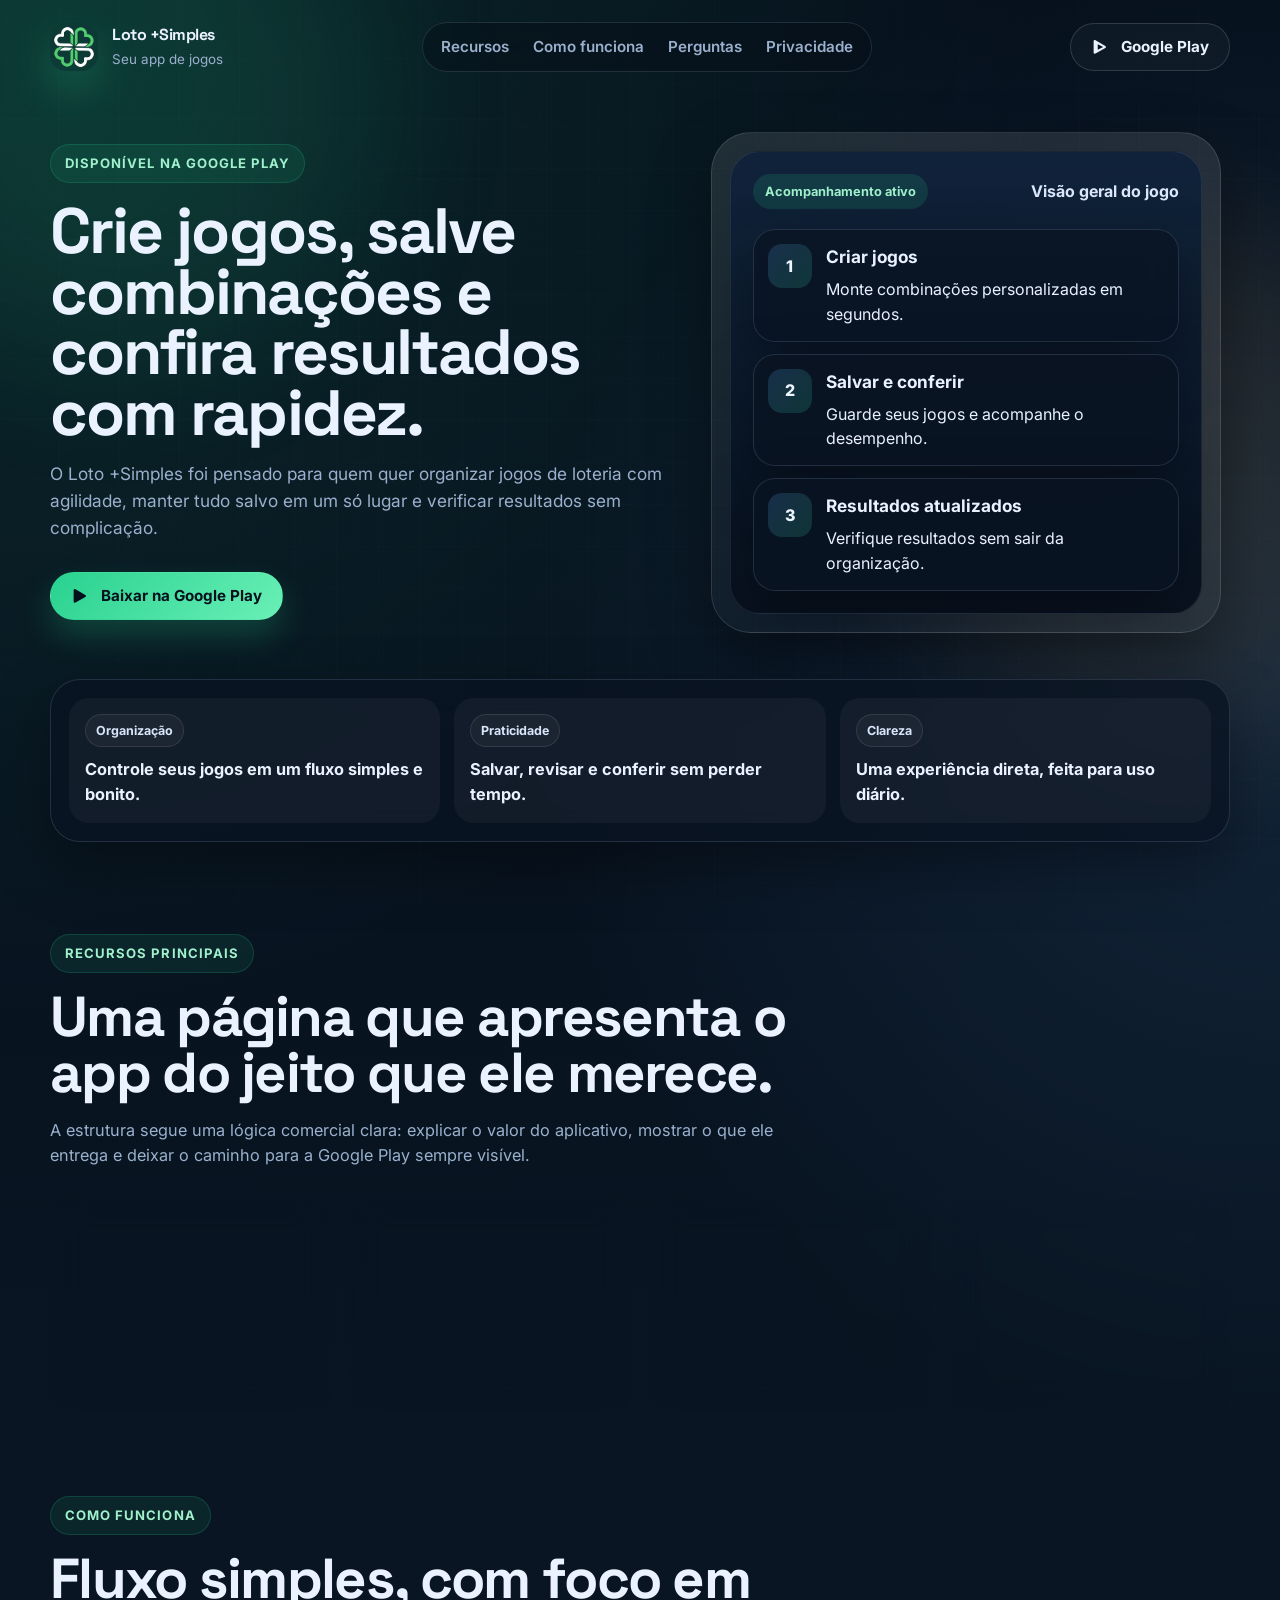
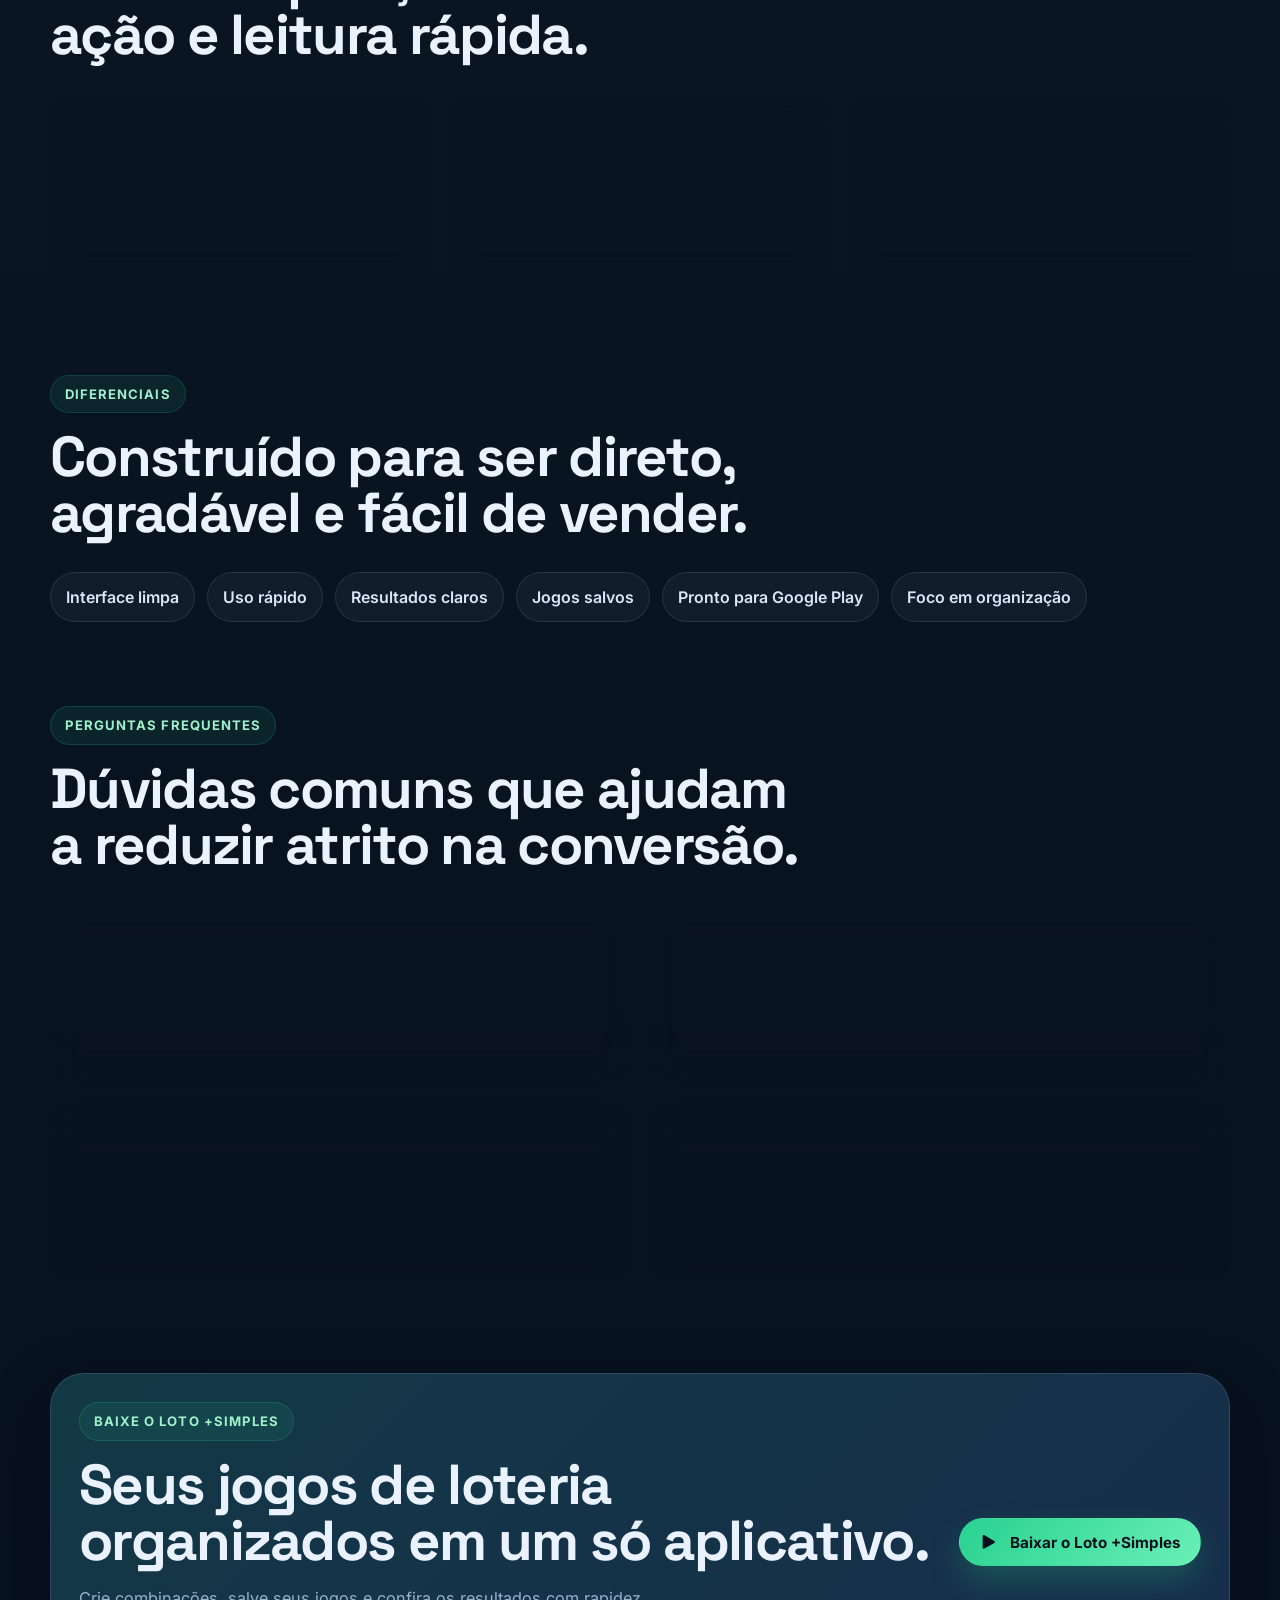
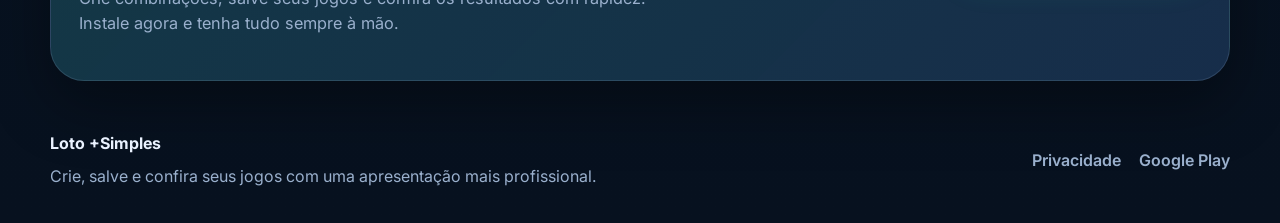
<file: index.html>
<!doctype html>
<html lang="pt-BR">

<head>
  <meta charset="UTF-8">
  <meta name="viewport" content="width=device-width, initial-scale=1.0">
  <meta name="description"
    content="Loto +Simples é o aplicativo mobile para criar jogos, salvar combinações, conferir seus palpites e acompanhar resultados com praticidade.">
  <meta name="theme-color" content="#08111f">
  <title>Loto +Simples | Crie, salve e confira seus jogos</title>
  <link rel="preconnect" href="https://fonts.googleapis.com">
  <link rel="preconnect" href="https://fonts.gstatic.com" crossorigin>
  <link
    href="https://fonts.googleapis.com/css2?family=Inter:wght@400;500;600;700;800&family=Space+Grotesk:wght@500;700&display=swap"
    rel="stylesheet">
  <link rel="stylesheet" href="styles.css">
</head>

<body>
  <div class="page-bg">
    <span class="blob blob-a" aria-hidden="true"></span>
    <span class="blob blob-b" aria-hidden="true"></span>
    <span class="grid-overlay" aria-hidden="true"></span>
  </div>

  <header class="topbar">
    <a class="brand" href="index.html" aria-label="Loto +Simples">
      <img class="brand-logo" src="assets/logo.png" alt="" aria-hidden="true">
      <span class="brand-text">
        <strong>Loto +Simples</strong>
        <small>Seu app de jogos</small>
      </span>
    </a>

    <nav class="nav">
      <a href="#recursos">Recursos</a>
      <a href="#como-funciona">Como funciona</a>
      <a href="#faq">Perguntas</a>
      <a href="politica-de-privacidade.html">Privacidade</a>
    </nav>

    <a class="button button-ghost button-store"
      href="https://play.google.com/store/apps/details?id=br.pimentel.lotosimples" target="_blank" rel="noreferrer">
      <svg class="store-icon" viewBox="0 0 24 24" aria-hidden="true">
        <path d="M3.5 4.5c0-1.3 1.4-2.1 2.5-1.5l13.1 7.5c1.1.6 1.1 2.2 0 2.8L6 20.8c-1.1.6-2.5-.2-2.5-1.5V4.5z"
          fill="currentColor" />
        <path d="M9 8.2l7.2 3.8L9 15.8V8.2z" fill="#08111f" />
      </svg>
      Google Play
    </a>
  </header>

  <main>
    <section class="hero">
      <div class="hero-copy reveal">
        <span class="eyebrow">Disponível na Google Play</span>
        <h1>Crie jogos, salve combinações e confira resultados com rapidez.</h1>
        <p>
          O Loto +Simples foi pensado para quem quer organizar jogos de loteria com
          agilidade, manter tudo salvo em um só lugar e verificar resultados sem complicação.
        </p>

        <div class="hero-actions">
          <a class="button button-primary button-store"
            href="https://play.google.com/store/apps/details?id=br.pimentel.lotosimples" target="_blank"
            rel="noreferrer">
            <svg class="store-icon" viewBox="0 0 24 24" aria-hidden="true">
              <path d="M3.5 4.5c0-1.3 1.4-2.1 2.5-1.5l13.1 7.5c1.1.6 1.1 2.2 0 2.8L6 20.8c-1.1.6-2.5-.2-2.5-1.5V4.5z"
                fill="currentColor" />
              <path d="M9 8.2l7.2 3.8L9 15.8V8.2z" fill="#08111f" />
            </svg>
            Baixar na Google Play
          </a>
        </div>
      </div>

      <div class="hero-showcase reveal">
        <div class="phone-card">
          <div class="phone-screen">
            <div class="screen-top">
              <span class="status-pill status-pill-live">Acompanhamento ativo</span>
              <span class="screen-title">Visão geral do jogo</span>
            </div>

            <div class="feature-list">
              <div class="feature-row">
                <span class="feature-icon">1</span>
                <div>
                  <strong>Criar jogos</strong>
                  <p>Monte combinações personalizadas em segundos.</p>
                </div>
              </div>
              <div class="feature-row">
                <span class="feature-icon">2</span>
                <div>
                  <strong>Salvar e conferir</strong>
                  <p>Guarde seus jogos e acompanhe o desempenho.</p>
                </div>
              </div>
              <div class="feature-row">
                <span class="feature-icon">3</span>
                <div>
                  <strong>Resultados atualizados</strong>
                  <p>Verifique resultados sem sair da organização.</p>
                </div>
              </div>
            </div>
          </div>
        </div>
      </div>
    </section>

    <section class="band reveal">
      <div>
        <span class="band-label">Organização</span>
        <strong>Controle seus jogos em um fluxo simples e bonito.</strong>
      </div>
      <div>
        <span class="band-label">Praticidade</span>
        <strong>Salvar, revisar e conferir sem perder tempo.</strong>
      </div>
      <div>
        <span class="band-label">Clareza</span>
        <strong>Uma experiência direta, feita para uso diário.</strong>
      </div>
    </section>

    <section id="recursos" class="section">
      <div class="section-heading reveal">
        <span class="eyebrow">Recursos principais</span>
        <h2>Uma página que apresenta o app do jeito que ele merece.</h2>
        <p>
          A estrutura segue uma lógica comercial clara: explicar o valor do aplicativo,
          mostrar o que ele entrega e deixar o caminho para a Google Play sempre visível.
        </p>
      </div>

      <div class="card-grid">
        <article class="info-card reveal">
          <span class="card-icon">✦</span>
          <h3>Criar jogos</h3>
          <p>Crie combinações com rapidez e mantenha o processo leve para o usuário.</p>
        </article>
        <article class="info-card reveal">
          <span class="card-icon">◌</span>
          <h3>Salvar jogos</h3>
          <p>Guarde seus palpites e volte a eles quando quiser, sem bagunça.</p>
        </article>
        <article class="info-card reveal">
          <span class="card-icon">⌁</span>
          <h3>Conferir palpites</h3>
          <p>Revise os jogos salvos e acompanhe o que já foi testado.</p>
        </article>
        <article class="info-card reveal">
          <span class="card-icon">◎</span>
          <h3>Resultados</h3>
          <p>Verifique os resultados e mantenha o histórico do usuário sempre atualizado.</p>
        </article>
      </div>
    </section>

    <section id="como-funciona" class="section section-alt">
      <div class="section-heading reveal">
        <span class="eyebrow">Como funciona</span>
        <h2>Fluxo simples, com foco em ação e leitura rápida.</h2>
      </div>

      <div class="steps">
        <article class="step reveal">
          <span class="step-number">01</span>
          <h3>Crie seu jogo</h3>
          <p>Monte uma combinação com a interface enxuta e sem distrações.</p>
        </article>
        <article class="step reveal">
          <span class="step-number">02</span>
          <h3>Salve para depois</h3>
          <p>Organize os jogos mais importantes e retome quando precisar conferir.</p>
        </article>
        <article class="step reveal">
          <span class="step-number">03</span>
          <h3>Confira os resultados</h3>
          <p>Revise os números e acompanhe a evolução dos seus jogos com praticidade.</p>
        </article>
      </div>
    </section>

    <section class="section">
      <div class="section-heading reveal">
        <span class="eyebrow">Diferenciais</span>
        <h2>Construído para ser direto, agradável e fácil de vender.</h2>
      </div>

      <div class="pill-row reveal" aria-label="Diferenciais do aplicativo">
        <span class="pill">Interface limpa</span>
        <span class="pill">Uso rápido</span>
        <span class="pill">Resultados claros</span>
        <span class="pill">Jogos salvos</span>
        <span class="pill">Pronto para Google Play</span>
        <span class="pill">Foco em organização</span>
      </div>
    </section>

    <section id="faq" class="section section-alt">
      <div class="section-heading reveal">
        <span class="eyebrow">Perguntas frequentes</span>
        <h2>Dúvidas comuns que ajudam a reduzir atrito na conversão.</h2>
      </div>

      <div class="faq-grid">
        <article class="faq-card reveal">
          <h3>O Loto +Simples cria jogos?</h3>
          <p>Sim. O aplicativo foi descrito para criação de jogos, salvamento e conferência em um fluxo simples.</p>
        </article>
        <article class="faq-card reveal">
          <h3>Posso guardar meus jogos?</h3>
          <p>Sim. A proposta da página destaca o salvamento para que o usuário acompanhe seus palpites depois.</p>
        </article>
        <article class="faq-card reveal">
          <h3>Ele confere resultados?</h3>
          <p>Sim. A home apresenta a conferência de resultados como uma das funções centrais do app.</p>
        </article>
        <article class="faq-card reveal">
          <h3>Existe página de privacidade?</h3>
          <p>Sim. A subpágina já está pronta e ligada no menu e no rodapé para navegação rápida.</p>
        </article>
      </div>
    </section>

    <section class="cta reveal">
      <div class="cta-copy">
        <span class="eyebrow">Baixe o Loto +Simples</span>
        <h2>Seus jogos de loteria organizados em um só aplicativo.</h2>
        <p>
          Crie combinações, salve seus jogos e confira os resultados com rapidez.
          Instale agora e tenha tudo sempre à mão.
        </p>
      </div>
      <div class="cta-actions">
        <a class="button button-primary button-store"
          href="https://play.google.com/store/apps/details?id=br.pimentel.lotosimples" target="_blank" rel="noreferrer">
          <svg class="store-icon" viewBox="0 0 24 24" aria-hidden="true">
            <path d="M3.5 4.5c0-1.3 1.4-2.1 2.5-1.5l13.1 7.5c1.1.6 1.1 2.2 0 2.8L6 20.8c-1.1.6-2.5-.2-2.5-1.5V4.5z"
              fill="currentColor" />
            <path d="M9 8.2l7.2 3.8L9 15.8V8.2z" fill="#08111f" />
          </svg>
          Baixar o Loto +Simples
        </a>
      </div>
    </section>
  </main>

  <footer class="footer">
    <div>
      <strong>Loto +Simples</strong>
      <p>Crie, salve e confira seus jogos com uma apresentação mais profissional.</p>
    </div>
    <div class="footer-links">
      <a href="politica-de-privacidade.html">Privacidade</a>
      <a href="https://play.google.com/store/apps/details?id=br.pimentel.lotosimples" target="_blank"
        rel="noreferrer">Google Play</a>
    </div>
  </footer>
</body>

</html>
</file>
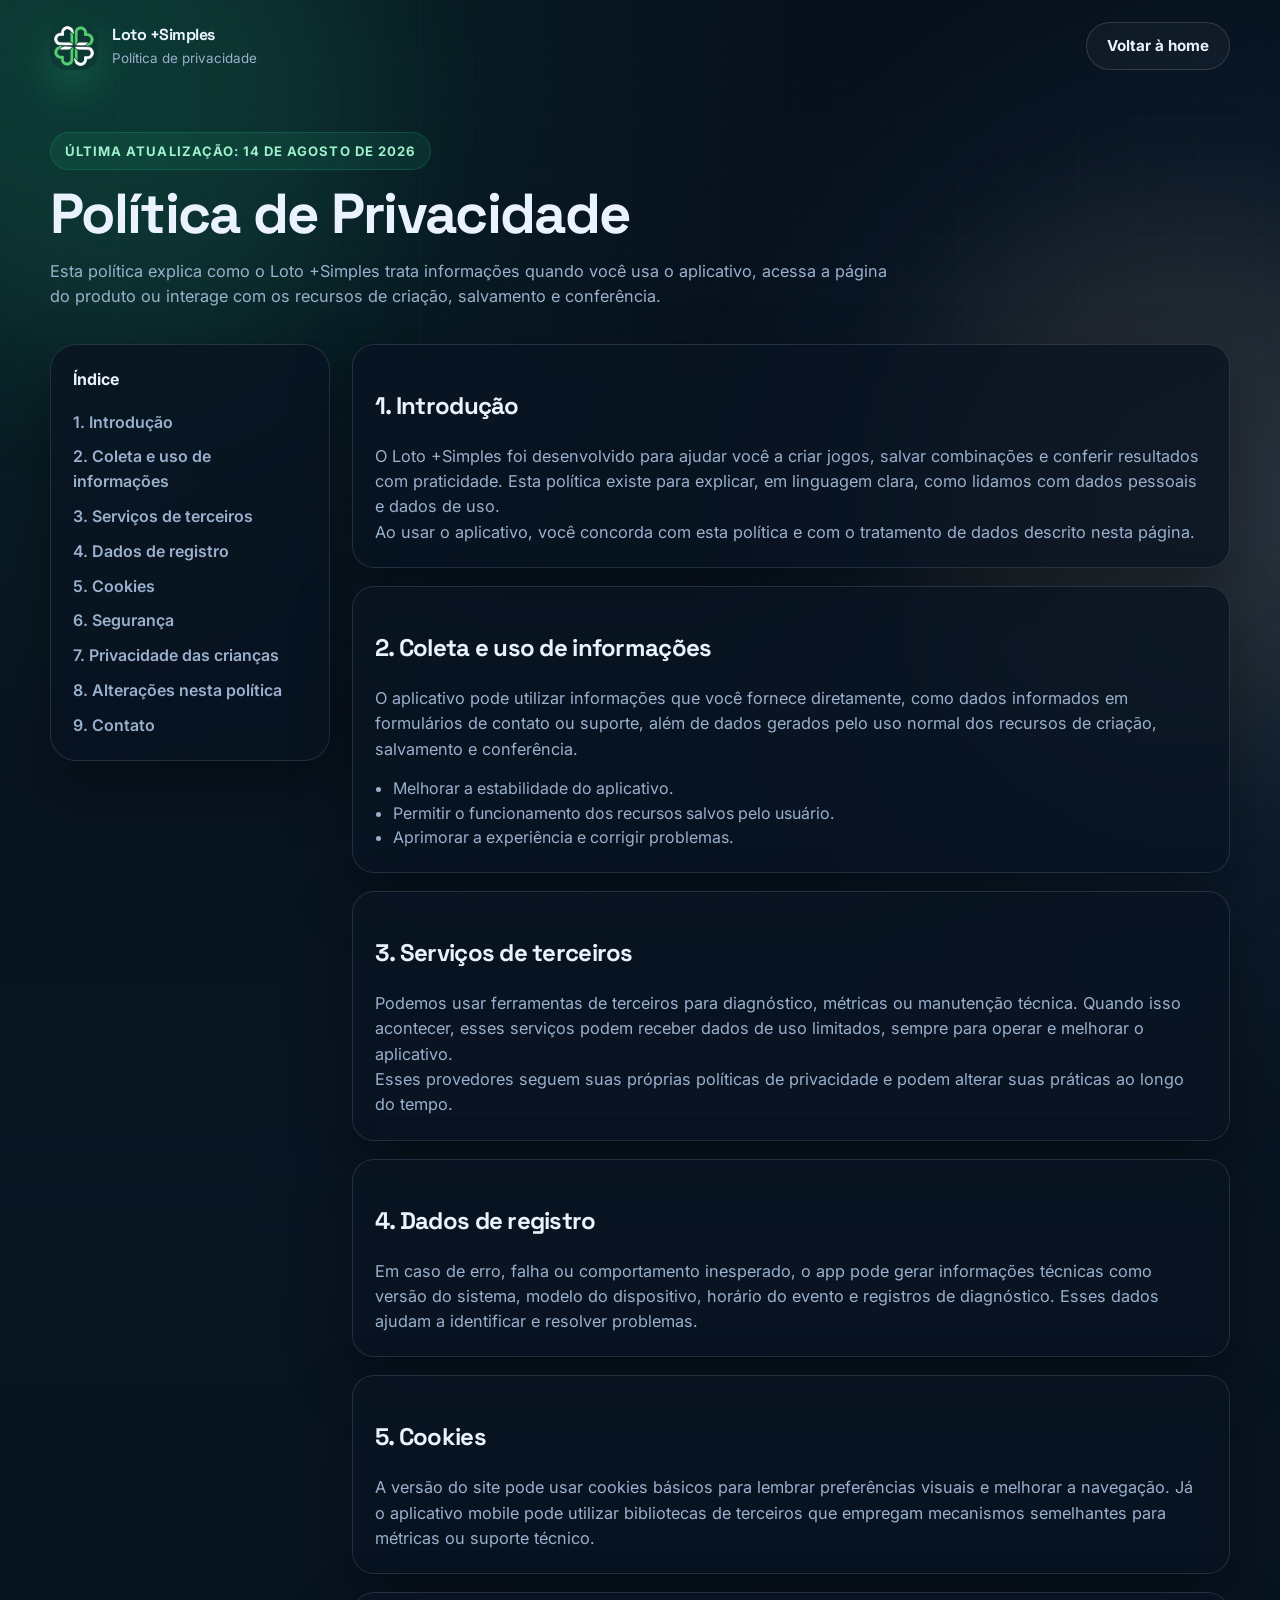
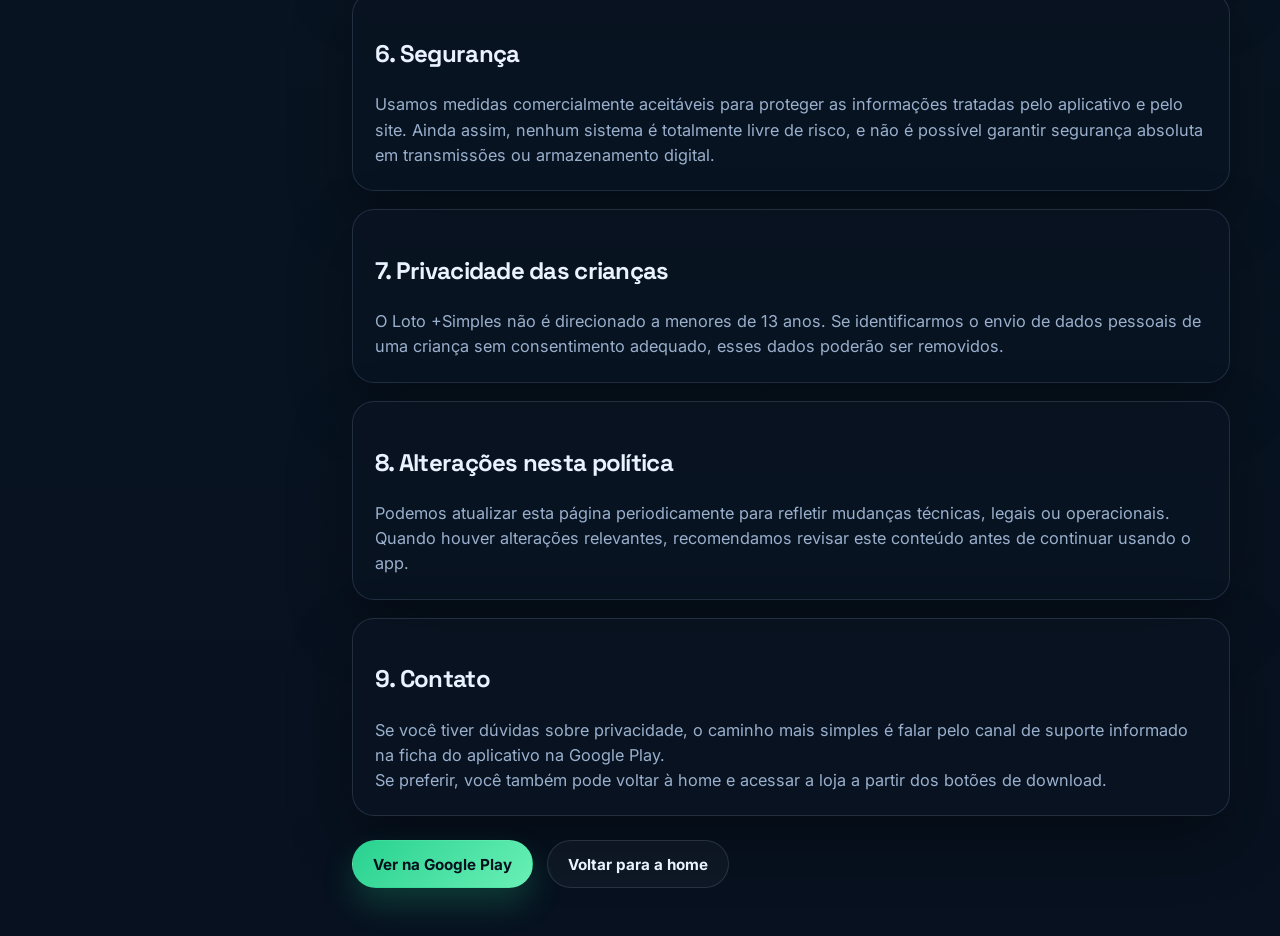
<file: politica-de-privacidade.html>
<!doctype html>
<html lang="pt-BR">
<head>
  <meta charset="UTF-8">
  <meta name="viewport" content="width=device-width, initial-scale=1.0">
  <meta name="description" content="Política de Privacidade do Loto +Simples.">
  <meta name="theme-color" content="#08111f">
  <title>Política de Privacidade | Loto +Simples</title>
  <link rel="preconnect" href="https://fonts.googleapis.com">
  <link rel="preconnect" href="https://fonts.gstatic.com" crossorigin>
  <link href="https://fonts.googleapis.com/css2?family=Inter:wght@400;500;600;700;800&family=Space+Grotesk:wght@500;700&display=swap" rel="stylesheet">
  <link rel="stylesheet" href="styles.css">
</head>
<body>
  <div class="page-bg">
    <span class="blob blob-a" aria-hidden="true"></span>
    <span class="blob blob-b" aria-hidden="true"></span>
    <span class="grid-overlay" aria-hidden="true"></span>
  </div>

  <header class="topbar topbar-simple">
    <a class="brand" href="index.html" aria-label="Voltar para a página inicial">
      <img class="brand-logo" src="assets/logo.png" alt="" aria-hidden="true">
      <span class="brand-text">
        <strong>Loto +Simples</strong>
        <small>Política de privacidade</small>
      </span>
    </a>

    <a class="button button-ghost" href="index.html">
      Voltar à home
    </a>
  </header>

  <main class="privacy-page">
    <section class="privacy-hero reveal">
      <span class="eyebrow">Última atualização: 14 de agosto de 2026</span>
      <h1>Política de Privacidade</h1>
      <p>
        Esta política explica como o Loto +Simples trata informações quando você usa o aplicativo,
        acessa a página do produto ou interage com os recursos de criação, salvamento e conferência.
      </p>
    </section>

    <section class="privacy-layout">
      <aside class="privacy-toc reveal" aria-label="Índice da página">
        <strong>Índice</strong>
        <a href="#introducao">1. Introdução</a>
        <a href="#coleta">2. Coleta e uso de informações</a>
        <a href="#terceiros">3. Serviços de terceiros</a>
        <a href="#registro">4. Dados de registro</a>
        <a href="#cookies">5. Cookies</a>
        <a href="#seguranca">6. Segurança</a>
        <a href="#criancas">7. Privacidade das crianças</a>
        <a href="#alteracoes">8. Alterações nesta política</a>
        <a href="#contato">9. Contato</a>
      </aside>

      <div class="privacy-content">
        <article id="introducao" class="policy-card reveal">
          <h2>1. Introdução</h2>
          <p>
            O Loto +Simples foi desenvolvido para ajudar você a criar jogos, salvar combinações
            e conferir resultados com praticidade. Esta política existe para explicar, em linguagem
            clara, como lidamos com dados pessoais e dados de uso.
          </p>
          <p>
            Ao usar o aplicativo, você concorda com esta política e com o tratamento de dados
            descrito nesta página.
          </p>
        </article>

        <article id="coleta" class="policy-card reveal">
          <h2>2. Coleta e uso de informações</h2>
          <p>
            O aplicativo pode utilizar informações que você fornece diretamente, como dados
            informados em formulários de contato ou suporte, além de dados gerados pelo uso normal
            dos recursos de criação, salvamento e conferência.
          </p>
          <ul>
            <li>Melhorar a estabilidade do aplicativo.</li>
            <li>Permitir o funcionamento dos recursos salvos pelo usuário.</li>
            <li>Aprimorar a experiência e corrigir problemas.</li>
          </ul>
        </article>

        <article id="terceiros" class="policy-card reveal">
          <h2>3. Serviços de terceiros</h2>
          <p>
            Podemos usar ferramentas de terceiros para diagnóstico, métricas ou manutenção técnica.
            Quando isso acontecer, esses serviços podem receber dados de uso limitados, sempre para
            operar e melhorar o aplicativo.
          </p>
          <p>
            Esses provedores seguem suas próprias políticas de privacidade e podem alterar suas
            práticas ao longo do tempo.
          </p>
        </article>

        <article id="registro" class="policy-card reveal">
          <h2>4. Dados de registro</h2>
          <p>
            Em caso de erro, falha ou comportamento inesperado, o app pode gerar informações técnicas
            como versão do sistema, modelo do dispositivo, horário do evento e registros de diagnóstico.
            Esses dados ajudam a identificar e resolver problemas.
          </p>
        </article>

        <article id="cookies" class="policy-card reveal">
          <h2>5. Cookies</h2>
          <p>
            A versão do site pode usar cookies básicos para lembrar preferências visuais e melhorar
            a navegação. Já o aplicativo mobile pode utilizar bibliotecas de terceiros que empregam
            mecanismos semelhantes para métricas ou suporte técnico.
          </p>
        </article>

        <article id="seguranca" class="policy-card reveal">
          <h2>6. Segurança</h2>
          <p>
            Usamos medidas comercialmente aceitáveis para proteger as informações tratadas pelo
            aplicativo e pelo site. Ainda assim, nenhum sistema é totalmente livre de risco, e não
            é possível garantir segurança absoluta em transmissões ou armazenamento digital.
          </p>
        </article>

        <article id="criancas" class="policy-card reveal">
          <h2>7. Privacidade das crianças</h2>
          <p>
            O Loto +Simples não é direcionado a menores de 13 anos. Se identificarmos o envio de dados
            pessoais de uma criança sem consentimento adequado, esses dados poderão ser removidos.
          </p>
        </article>

        <article id="alteracoes" class="policy-card reveal">
          <h2>8. Alterações nesta política</h2>
          <p>
            Podemos atualizar esta página periodicamente para refletir mudanças técnicas, legais ou
            operacionais. Quando houver alterações relevantes, recomendamos revisar este conteúdo
            antes de continuar usando o app.
          </p>
        </article>

        <article id="contato" class="policy-card reveal">
          <h2>9. Contato</h2>
          <p>
            Se você tiver dúvidas sobre privacidade, o caminho mais simples é falar pelo canal de
            suporte informado na ficha do aplicativo na Google Play.
          </p>
          <p>
            Se preferir, você também pode voltar à home e acessar a loja a partir dos botões de download.
          </p>
        </article>

        <div class="privacy-footer reveal">
          <a class="button button-primary" href="https://play.google.com/store/apps/details?id=br.pimentel.lotosimples" target="_blank" rel="noreferrer">
            Ver na Google Play
          </a>
          <a class="button button-secondary" href="index.html">
            Voltar para a home
          </a>
        </div>
      </div>
    </section>
  </main>
</body>
</html>
</file>
<file: styles.css>
:root {
  color-scheme: dark;
  --bg: #08111f;
  --bg-2: #0d1b2d;
  --surface: rgba(10, 20, 34, 0.78);
  --surface-strong: #10233b;
  --border: rgba(167, 193, 227, 0.16);
  --text: #eaf2ff;
  --muted: #9ab0cd;
  --accent: #28d18f;
  --accent-2: #ffbe5d;
  --accent-3: #61a7ff;
  --shadow: 0 24px 60px rgba(0, 0, 0, 0.35);
  --radius-xl: 30px;
  --radius-lg: 22px;
  --radius-md: 16px;
  --max-width: 1180px;
}

* {
  box-sizing: border-box;
}

html {
  scroll-behavior: smooth;
}

body {
  margin: 0;
  min-height: 100vh;
  background:
    radial-gradient(circle at top left, rgba(40, 209, 143, 0.13), transparent 28%),
    radial-gradient(circle at right 20%, rgba(97, 167, 255, 0.12), transparent 25%),
    linear-gradient(180deg, #06101c 0%, #091522 45%, #07111f 100%);
  color: var(--text);
  font-family: "Inter", sans-serif;
  line-height: 1.55;
}

a {
  color: inherit;
  text-decoration: none;
}

img {
  max-width: 100%;
  display: block;
}

body::before {
  content: "";
  position: fixed;
  inset: 0;
  pointer-events: none;
  background-image:
    linear-gradient(rgba(255, 255, 255, 0.03) 1px, transparent 1px),
    linear-gradient(90deg, rgba(255, 255, 255, 0.03) 1px, transparent 1px);
  background-size: 42px 42px;
  mask-image: radial-gradient(circle at center, black 45%, transparent 100%);
  opacity: 0.4;
}

.page-bg {
  position: fixed;
  inset: 0;
  overflow: hidden;
  pointer-events: none;
  z-index: 0;
}

.blob {
  position: absolute;
  width: 520px;
  height: 520px;
  border-radius: 50%;
  filter: blur(80px);
  opacity: 0.45;
  animation: float 14s ease-in-out infinite;
}

.blob-a {
  top: -160px;
  left: -140px;
  background: rgba(40, 209, 143, 0.25);
}

.blob-b {
  right: -160px;
  top: 220px;
  background: rgba(255, 190, 93, 0.2);
  animation-delay: -6s;
}

.grid-overlay {
  position: absolute;
  inset: 0;
  background:
    linear-gradient(transparent 95%, rgba(255, 255, 255, 0.04) 100%),
    linear-gradient(90deg, transparent 95%, rgba(255, 255, 255, 0.04) 100%);
  background-size: 60px 60px;
  opacity: 0.25;
}

.topbar,
.hero,
.section,
.band,
.cta,
.footer,
.privacy-page {
  position: relative;
  z-index: 1;
}

.topbar {
  width: min(var(--max-width), calc(100% - 32px));
  margin: 0 auto;
  padding: 22px 0 18px;
  display: flex;
  align-items: center;
  justify-content: space-between;
  gap: 20px;
}

.topbar-simple {
  padding-bottom: 10px;
}

.brand {
  display: inline-flex;
  align-items: center;
  gap: 14px;
}

.brand-logo {
  width: 48px;
  height: 48px;
  display: block;
  border-radius: 16px;
  box-shadow: 0 18px 40px rgba(40, 209, 143, 0.24);
}

.brand-text {
  display: grid;
  gap: 1px;
}

.brand-text strong,
.section-heading h2,
.hero-copy h1,
.cta h2,
.privacy-hero h1,
.policy-card h2 {
  font-family: "Space Grotesk", sans-serif;
  letter-spacing: -0.03em;
}

.brand-text strong {
  font-size: 1rem;
}

.brand-text small {
  color: var(--muted);
  font-size: 0.84rem;
}

.nav {
  display: flex;
  align-items: center;
  gap: 24px;
  padding: 12px 18px;
  border: 1px solid var(--border);
  background: rgba(7, 15, 25, 0.5);
  border-radius: 999px;
  backdrop-filter: blur(16px);
}

.nav a {
  color: var(--muted);
  font-size: 0.95rem;
  font-weight: 600;
  transition: color 0.2s ease, transform 0.2s ease;
}

.nav a:hover {
  color: var(--text);
  transform: translateY(-1px);
}

.button {
  display: inline-flex;
  align-items: center;
  justify-content: center;
  gap: 10px;
  min-height: 48px;
  padding: 0 20px;
  border-radius: 999px;
  border: 1px solid transparent;
  font-weight: 700;
  font-size: 0.95rem;
  transition: transform 0.2s ease, border-color 0.2s ease, background 0.2s ease, box-shadow 0.2s ease;
  white-space: nowrap;
}

.button:hover {
  transform: translateY(-2px);
}

.button-store {
  gap: 12px;
}

.store-icon {
  width: 18px;
  height: 18px;
  display: block;
  flex: none;
}

.button-primary {
  background: linear-gradient(135deg, var(--accent) 0%, #6af0b7 100%);
  color: #04111d;
  box-shadow: 0 16px 32px rgba(40, 209, 143, 0.22);
}

.button-secondary {
  border-color: var(--border);
  background: rgba(255, 255, 255, 0.03);
  color: var(--text);
}

.button-ghost {
  border-color: rgba(255, 255, 255, 0.14);
  background: rgba(255, 255, 255, 0.03);
  color: var(--text);
}

.hero,
.section,
.band,
.cta,
.footer,
.privacy-page {
  width: min(var(--max-width), calc(100% - 32px));
  margin: 0 auto;
}

.hero {
  padding: 42px 0 24px;
  display: grid;
  grid-template-columns: minmax(0, 1.08fr) minmax(0, 0.92fr);
  gap: 30px;
  align-items: center;
}

.eyebrow {
  display: inline-flex;
  align-items: center;
  gap: 8px;
  padding: 8px 14px;
  border: 1px solid rgba(40, 209, 143, 0.18);
  border-radius: 999px;
  background: rgba(40, 209, 143, 0.09);
  color: #9ff0cb;
  font-size: 0.82rem;
  font-weight: 700;
  letter-spacing: 0.08em;
  text-transform: uppercase;
}

.hero-copy h1,
.privacy-hero h1 {
  margin: 18px 0 16px;
  font-size: clamp(2.5rem, 5vw, 4.25rem);
  line-height: 0.95;
}

.hero-copy p,
.section-heading p,
.cta p,
.privacy-hero p,
.policy-card p,
.faq-card p,
.step p,
.info-card p {
  color: var(--muted);
  font-size: 1.02rem;
}

.hero-copy p {
  max-width: 60ch;
  font-size: 1.08rem;
}

.hero-actions,
.cta-actions {
  display: flex;
  flex-wrap: wrap;
  gap: 14px;
  margin-top: 30px;
}

.hero-points {
  list-style: none;
  margin: 28px 0 0;
  padding: 0;
  display: flex;
  flex-wrap: wrap;
  gap: 12px;
}

.hero-points li,
.pill,
.band-label {
  border: 1px solid rgba(255, 255, 255, 0.1);
  background: rgba(255, 255, 255, 0.04);
  color: #d9e6fa;
}

.hero-points li {
  padding: 11px 15px;
  border-radius: 999px;
  font-weight: 600;
}

.hero-showcase {
  display: flex;
  justify-content: center;
  margin-top: 0;
}

.phone-card {
  width: min(100%, 510px);
  padding: 18px;
  border-radius: 40px;
  background: linear-gradient(180deg, rgba(255, 255, 255, 0.1), rgba(255, 255, 255, 0.03));
  border: 1px solid rgba(255, 255, 255, 0.12);
  box-shadow: var(--shadow);
  backdrop-filter: blur(20px);
}

.phone-screen {
  border-radius: 30px;
  background:
    linear-gradient(180deg, rgba(16, 35, 59, 0.96) 0%, rgba(8, 17, 31, 0.95) 100%);
  border: 1px solid rgba(255, 255, 255, 0.08);
  padding: 22px;
}

.screen-top {
  display: flex;
  justify-content: space-between;
  align-items: center;
  gap: 12px;
  margin-bottom: 20px;
}

.screen-title {
  color: #dbe7fb;
  font-weight: 700;
}

.status-pill {
  display: inline-flex;
  align-items: center;
  gap: 8px;
  padding: 8px 12px;
  border-radius: 999px;
  font-size: 0.8rem;
  font-weight: 700;
}

.status-pill-live {
  background: rgba(40, 209, 143, 0.14);
  color: #9ff0cb;
}

.metric-grid {
  display: grid;
  grid-template-columns: repeat(2, minmax(0, 1fr));
  gap: 14px;
  margin-bottom: 16px;
}

.metric-card,
.feature-row,
.info-card,
.step,
.faq-card,
.band,
.cta,
.policy-card,
.privacy-toc {
  border: 1px solid var(--border);
  background: var(--surface);
  box-shadow: var(--shadow);
  backdrop-filter: blur(16px);
}

.metric-card {
  border-radius: 22px;
  padding: 18px;
}

.metric-card span {
  display: block;
  color: var(--muted);
  font-size: 0.84rem;
}

.metric-card strong {
  display: block;
  margin: 8px 0 4px;
  font-size: 2rem;
  font-family: "Space Grotesk", sans-serif;
}

.metric-card small {
  color: var(--muted);
}

.feature-list {
  display: grid;
  gap: 12px;
}

.feature-row {
  display: flex;
  gap: 14px;
  padding: 14px;
  border-radius: 22px;
  align-items: flex-start;
}

.feature-icon {
  width: 44px;
  height: 44px;
  display: grid;
  place-items: center;
  flex: none;
  border-radius: 14px;
  background: linear-gradient(135deg, rgba(97, 167, 255, 0.18), rgba(40, 209, 143, 0.18));
  color: #edf6ff;
  font-weight: 800;
}

.feature-row strong,
.info-card h3,
.step h3,
.faq-card h3 {
  display: block;
  margin-bottom: 6px;
  font-size: 1.08rem;
}

.feature-row p,
.info-card p,
.step p,
.faq-card p,
.policy-card p {
  margin: 0;
}

.band {
  margin: 22px auto 0;
  border-radius: 30px;
  padding: 18px;
  display: grid;
  grid-template-columns: repeat(3, minmax(0, 1fr));
  gap: 14px;
}

.band>div {
  padding: 16px;
  border-radius: 20px;
  background: rgba(255, 255, 255, 0.04);
}

.band strong {
  display: block;
  margin-top: 10px;
  font-size: 1.02rem;
}

.band-label {
  display: inline-flex;
  padding: 6px 10px;
  border-radius: 999px;
  font-size: 0.78rem;
  font-weight: 700;
}

.section {
  padding: 92px 0 0;
}

.section-alt {
  padding-top: 84px;
}

.section-heading {
  max-width: 760px;
  margin-bottom: 30px;
}

.section-heading h2,
.cta h2,
.privacy-hero h1 {
  margin: 16px 0 12px;
  font-size: clamp(2rem, 4.4vw, 3.6rem);
  line-height: 1;
}

.card-grid {
  display: grid;
  grid-template-columns: repeat(4, minmax(0, 1fr));
  gap: 18px;
}

.info-card,
.step,
.faq-card,
.policy-card {
  border-radius: var(--radius-lg);
  padding: 22px;
}

.info-card {
  min-height: 200px;
}

.card-icon {
  width: 42px;
  height: 42px;
  display: grid;
  place-items: center;
  border-radius: 14px;
  margin-bottom: 16px;
  background: rgba(255, 255, 255, 0.06);
  color: #9ff0cb;
  font-weight: 800;
}

.steps,
.faq-grid {
  display: grid;
  gap: 18px;
}

.steps {
  grid-template-columns: repeat(3, minmax(0, 1fr));
}

.step-number {
  display: inline-flex;
  margin-bottom: 18px;
  font-weight: 800;
  letter-spacing: 0.08em;
  color: var(--accent-2);
}

.pill-row {
  display: flex;
  flex-wrap: wrap;
  gap: 12px;
}

.pill {
  padding: 12px 15px;
  border-radius: 999px;
  font-weight: 600;
}

.faq-grid {
  grid-template-columns: repeat(2, minmax(0, 1fr));
}

.faq-card {
  min-height: 180px;
}

.cta {
  margin: 92px auto 32px;
  border-radius: 34px;
  padding: 28px;
  display: flex;
  align-items: center;
  justify-content: space-between;
  gap: 24px;
  background:
    linear-gradient(135deg, rgba(40, 209, 143, 0.12), rgba(97, 167, 255, 0.08)),
    var(--surface-strong);
}

.cta p {
  max-width: 62ch;
}

.footer {
  padding: 18px 0 34px;
  display: flex;
  align-items: center;
  justify-content: space-between;
  gap: 20px;
  color: var(--muted);
}

.footer strong {
  color: var(--text);
}

.footer p {
  margin: 8px 0 0;
}

.footer-links {
  display: flex;
  gap: 18px;
  flex-wrap: wrap;
}

.footer-links a {
  color: var(--muted);
  font-weight: 600;
}

.footer-links a:hover {
  color: var(--text);
}

.privacy-page {
  padding: 24px 0 48px;
}

.privacy-hero {
  max-width: 840px;
  padding: 28px 0 18px;
}

.privacy-layout {
  display: grid;
  grid-template-columns: 280px minmax(0, 1fr);
  gap: 22px;
  align-items: start;
}

.privacy-toc {
  position: sticky;
  top: 24px;
  border-radius: 26px;
  padding: 22px;
  display: grid;
  gap: 10px;
}

.privacy-toc strong {
  margin-bottom: 8px;
  font-size: 1rem;
}

.privacy-toc a {
  color: var(--muted);
  font-weight: 600;
}

.privacy-toc a:hover {
  color: var(--text);
}

.privacy-content {
  display: grid;
  gap: 18px;
}

.policy-card ul {
  margin: 14px 0 0;
  padding-left: 18px;
  color: var(--muted);
}

.privacy-footer {
  display: flex;
  flex-wrap: wrap;
  gap: 14px;
  margin-top: 6px;
}

.reveal {
  animation: fadeUp 0.9s ease both;
}

.reveal:nth-child(2) {
  animation-delay: 0.06s;
}

.reveal:nth-child(3) {
  animation-delay: 0.12s;
}

.reveal:nth-child(4) {
  animation-delay: 0.18s;
}

.reveal:nth-child(5) {
  animation-delay: 0.24s;
}

@keyframes fadeUp {
  from {
    opacity: 0;
    transform: translateY(18px);
  }

  to {
    opacity: 1;
    transform: translateY(0);
  }
}

@keyframes float {

  0%,
  100% {
    transform: translate3d(0, 0, 0) scale(1);
  }

  50% {
    transform: translate3d(24px, 18px, 0) scale(1.05);
  }
}

@media (max-width: 1080px) {

  .hero,
  .privacy-layout,
  .cta {
    grid-template-columns: 1fr;
  }

  .hero-showcase {
    margin-top: 16px;
  }

  .card-grid {
    grid-template-columns: repeat(2, minmax(0, 1fr));
  }

  .steps,
  .faq-grid,
  .band {
    grid-template-columns: 1fr;
  }

  .privacy-toc {
    position: relative;
    top: 0;
  }

  .cta {
    display: grid;
    margin-top: 64px;
  }
}

@media (max-width: 860px) {
  .topbar {
    flex-wrap: wrap;
    justify-content: center;
  }

  .nav {
    order: 3;
    width: 100%;
    justify-content: center;
    flex-wrap: wrap;
    border-radius: 24px;
  }

  .hero-copy h1,
  .privacy-hero h1 {
    font-size: clamp(2.2rem, 11vw, 3.4rem);
  }

  .section {
    padding-top: 72px;
  }

  .hero-showcase {
    margin-top: 18px;
  }

  .cta {
    margin-top: 56px;
  }
}

@media (max-width: 640px) {

  .topbar,
  .hero,
  .section,
  .band,
  .cta,
  .footer,
  .privacy-page {
    width: min(var(--max-width), calc(100% - 22px));
  }

  .hero {
    padding-top: 28px;
  }

  .hero-actions,
  .cta-actions {
    flex-direction: column;
    align-items: stretch;
  }

  .card-grid,
  .metric-grid {
    grid-template-columns: 1fr;
  }

  .phone-card {
    border-radius: 28px;
    padding: 12px;
  }

  .phone-screen {
    padding: 18px;
    border-radius: 24px;
  }

  .screen-top {
    flex-direction: column;
    align-items: flex-start;
  }

  .footer {
    flex-direction: column;
    align-items: flex-start;
  }
}
</file>
